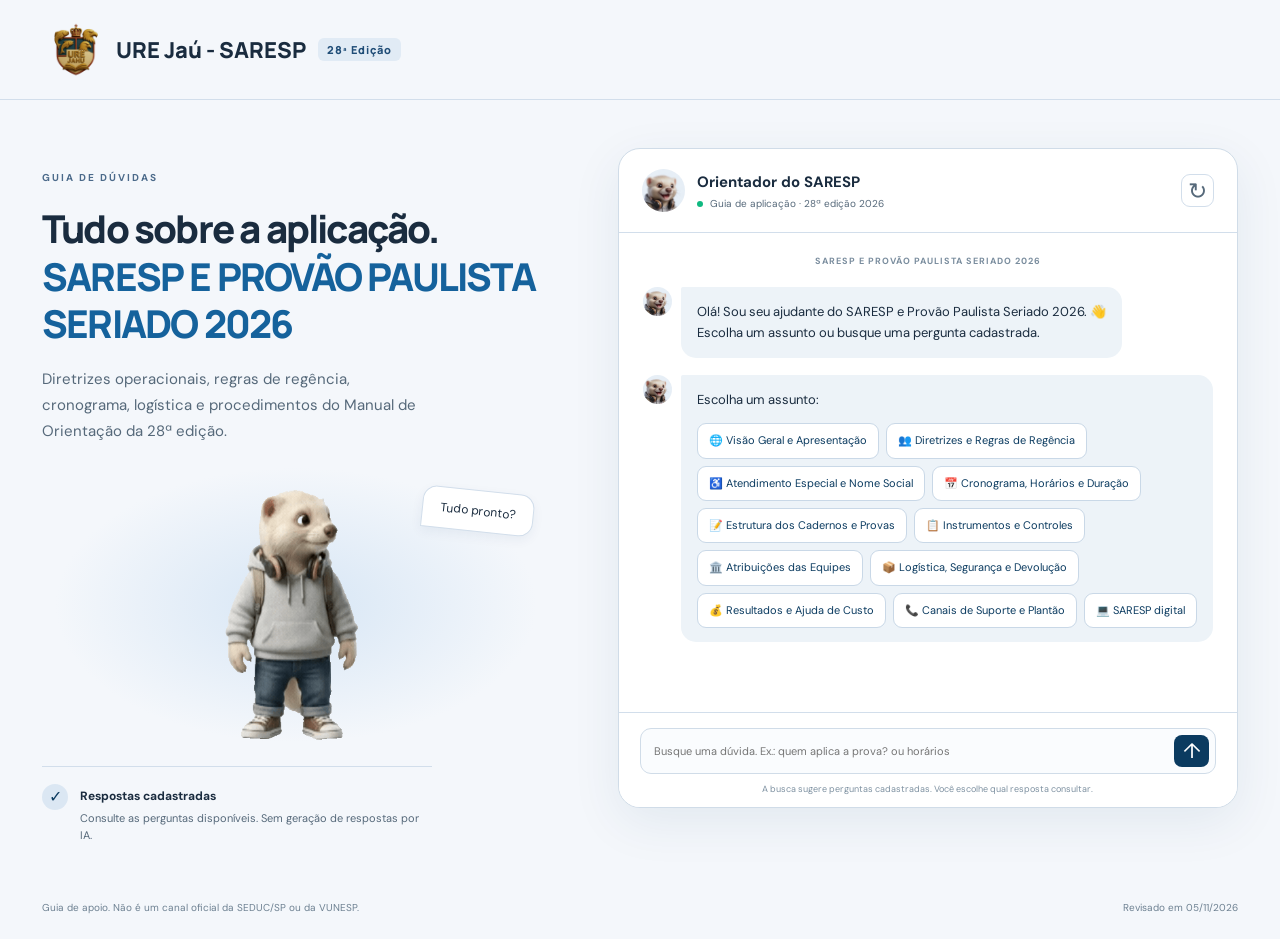
<file: index.html>
<!doctype html>
<html lang="pt-BR">
<head>
  <meta charset="utf-8">
  <meta name="viewport" content="width=device-width, initial-scale=1">
  <meta name="theme-color" content="#0b3b60">
  <title>SARESP 2026 · Guia de dúvidas</title>
  <link rel="stylesheet" href="styles.css">
  <script src="app.js" defer></script>
</head>
<body>
  <header class="topbar"><div class="brand"><img class="ure-logo" src="assets/logo-ure-jau.png" alt="Brasão da URE Jaú" width="56" height="56">URE Jaú - SARESP<span class="edition">28ª Edição</span></div></header>
  <main>
    <aside class="intro">
      <span class="eyebrow">GUIA DE DÚVIDAS</span>
      <h1>Tudo sobre a aplicação.<br><em>SARESP E PROVÃO PAULISTA SERIADO 2026</em></h1>
      <p>Diretrizes operacionais, regras de regência, cronograma, logística e procedimentos do Manual de Orientação da 28ª edição.</p>
      <div class="character"><span class="character-note">Tudo pronto?</span><img src="assets/mascote-animado.gif" alt="Mascote animado da Unidade Regional de Ensino de Jaú" width="240" height="426"></div>
      <div class="trust"><span aria-hidden="true">✓</span><div><strong>Respostas cadastradas</strong><p>Consulte as perguntas disponíveis. Sem geração de respostas por IA.</p></div></div>
    </aside>
    <section class="chat" aria-labelledby="chat-title">
      <header class="chat-header"><div class="avatar"><img src="assets/mascote-estudante.jpg" alt=""></div><div><h2 id="chat-title">Orientador do SARESP</h2><p><span class="dot"></span> Guia de aplicação · 28ª edição 2026</p></div><button id="restart" class="restart" title="Recomeçar conversa" aria-label="Recomeçar conversa">↻</button></header>
      <div id="conversation" class="conversation" role="log" aria-label="Conversa com o orientador" aria-live="polite" aria-relevant="additions"><p class="loading" role="status">Carregando as perguntas…</p></div>
      <div class="composer"><form id="search-form" role="search"><label class="sr-only" for="query">Buscar uma pergunta cadastrada</label><input id="query" name="query" maxlength="160" placeholder="Busque uma dúvida. Ex.: quem aplica a prova? ou horários" autocomplete="off" disabled><button id="send" type="submit" aria-label="Buscar perguntas" disabled>↑</button></form><p>A busca sugere perguntas cadastradas. Você escolhe qual resposta consultar.</p></div>
    </section>
  </main>
  <footer><span>Guia de apoio. Não é um canal oficial da SEDUC/SP ou da VUNESP.</span><span id="review">Base em carregamento</span></footer>
  <noscript>Ative o JavaScript para consultar as perguntas e respostas.</noscript>
</body>
</html>
</file>
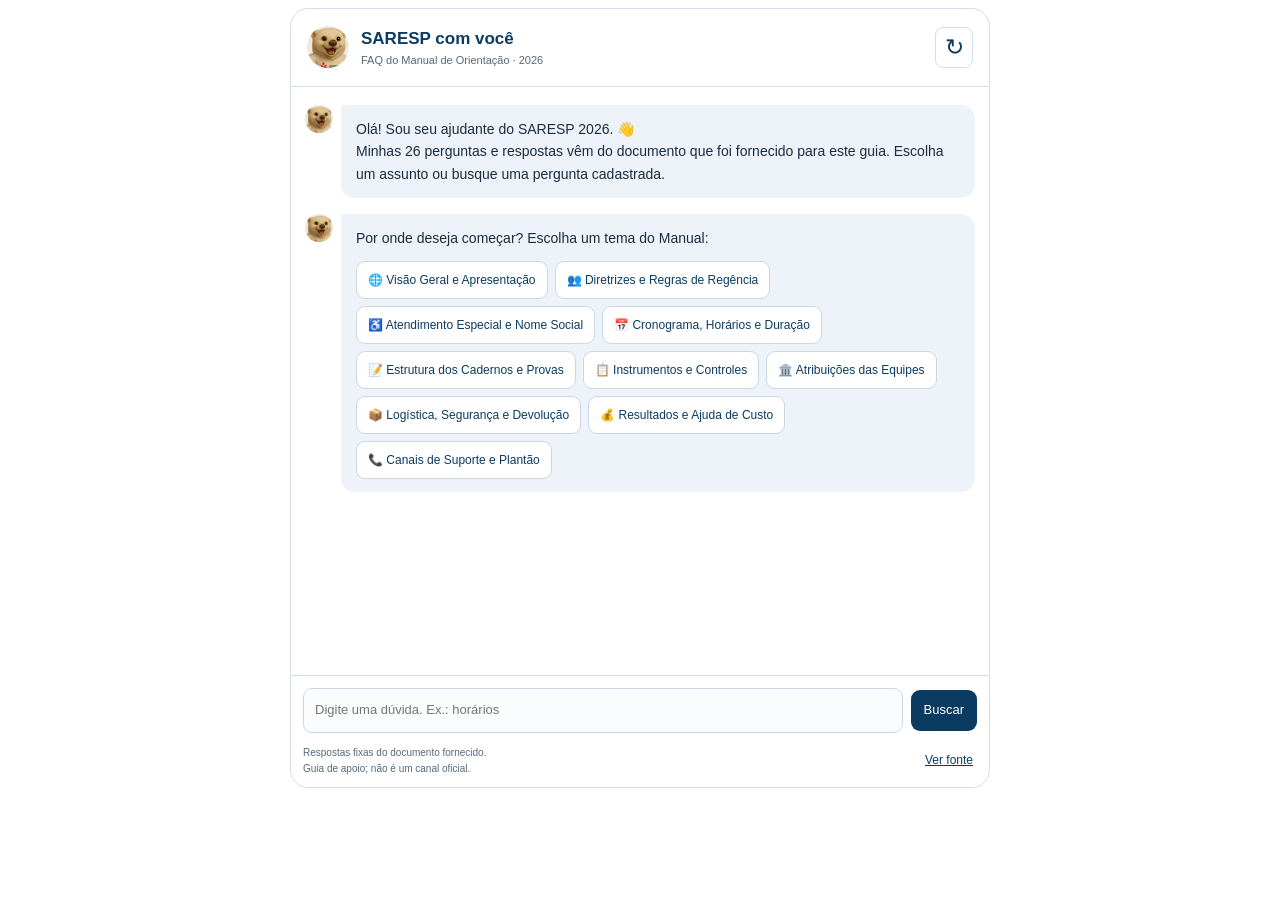
<file: chat-saresp.html>
<!doctype html>
<html lang="pt-BR">
<head>
<meta charset="utf-8">
<meta name="viewport" content="width=device-width,initial-scale=1">
<title>Chat SARESP 2026</title>
</head>
<body>
<!-- Chat em HTML e JavaScript comuns. -->
<div id="saresp-chat">
<style>
#saresp-chat{--sc-blue:#0b3b60;--sc-line:#d2deeb;box-sizing:border-box;display:flex;flex-direction:column;width:100%;max-width:700px;height:720px;height:min(780px,100dvh);min-height:420px;margin:0 auto;border:1px solid var(--sc-line);border-radius:18px;overflow:hidden;background:#fff;color:#1a2c3f;font:14px/1.6 Arial,sans-serif;text-align:left;isolation:isolate;color-scheme:light}
#saresp-chat *{box-sizing:border-box}
#saresp-chat button,#saresp-chat input{font:inherit}
#saresp-chat button{cursor:pointer}
#saresp-chat button:focus-visible,#saresp-chat input:focus-visible,#saresp-chat a:focus-visible{outline:3px solid #e08300;outline-offset:2px}
#saresp-chat .sc-header{display:flex;gap:12px;align-items:center;padding:16px;border-bottom:1px solid var(--sc-line);flex-shrink:0}
#saresp-chat .sc-header strong{font-size:17px;display:block;color:var(--sc-blue)}
#saresp-chat .sc-header small{display:block;font-size:11px;color:#56697a}
#saresp-chat .sc-avatar{display:block;position:relative;overflow:hidden;width:42px;height:42px;border-radius:50%;background:#f1ecdf;flex-shrink:0}
#saresp-chat .sc-avatar img{position:absolute;width:156px;height:104px;max-width:none;left:-54px;top:-5px;mix-blend-mode:multiply}
#saresp-chat .sc-reset{margin-left:auto;background:#fff;color:var(--sc-blue);border:1px solid var(--sc-line);border-radius:8px;min-width:38px;min-height:38px;font-size:23px}
#saresp-chat .sc-log{padding:18px 14px;overflow-y:auto;flex:1;min-height:0;overscroll-behavior:contain;scrollbar-width:thin}
#saresp-chat .sc-message{display:flex;align-items:flex-start;gap:8px;margin-bottom:16px}
#saresp-chat .sc-message .sc-avatar{width:28px;height:28px}
#saresp-chat .sc-message .sc-avatar img{width:108px;height:72px;left:-38px;top:-3px}
#saresp-chat .sc-bubble{min-width:0;max-width:100%;padding:13px 15px;background:#edf3f8;border-radius:3px 14px 14px;white-space:pre-line;overflow-wrap:anywhere}
#saresp-chat .sc-user{justify-content:flex-end}
#saresp-chat .sc-user .sc-bubble{background:var(--sc-blue);color:white;border-radius:14px 3px 14px 14px;max-width:88%}
#saresp-chat .sc-choices{display:flex;gap:7px;flex-wrap:wrap;margin-top:12px;white-space:normal}
#saresp-chat .sc-choice{background:#fff;border:1px solid #c9d8e7;border-radius:9px;color:var(--sc-blue);padding:9px 11px;font-size:12px;line-height:1.5;text-align:left;max-width:100%;overflow-wrap:anywhere}
#saresp-chat .sc-choice:hover{background:#dfebf6}
#saresp-chat .sc-question{width:100%}
#saresp-chat .sc-reference{font-size:11px;color:#56697a;border-top:1px solid var(--sc-line);margin-top:12px;padding-top:8px;white-space:normal}
#saresp-chat .sc-form{display:flex;align-items:center;gap:8px;padding:12px;border-top:1px solid var(--sc-line);flex-shrink:0}
#saresp-chat .sc-field{display:block;min-width:0;flex:1}
#saresp-chat input{width:100%;min-width:0;background:#fafcfe;color:#1a2c3f;border:1px solid #c9d8e7;border-radius:9px;padding:11px;font-size:13px}
#saresp-chat .sc-send{padding:10px 13px;border:0;border-radius:9px;background:var(--sc-blue);color:#fff;font-size:13px}
#saresp-chat .sc-footer{display:flex;justify-content:space-between;align-items:center;gap:10px;padding:0 12px 10px;font-size:10px;color:#56697a;flex-shrink:0}
#saresp-chat .sc-link{background:none;border:0;text-decoration:underline;color:var(--sc-blue);padding:4px;font-size:12px}
#saresp-chat .sc-source{padding:12px 16px;overflow-y:auto;max-height:45%;font-size:12px;background:#f6f9fc;border-top:1px solid var(--sc-line);flex-shrink:0}
#saresp-chat .sc-source[hidden]{display:none}
#saresp-chat .sc-source p{margin:0 0 10px}
#saresp-chat .sc-sr{position:absolute;width:1px;height:1px;overflow:hidden;clip:rect(0,0,0,0)}
#saresp-chat button:disabled,#saresp-chat input:disabled{opacity:.6;cursor:default}
@media(max-width:420px){#saresp-chat{border-radius:10px;font-size:13px}#saresp-chat .sc-header{padding:12px}#saresp-chat .sc-header strong{font-size:15px}#saresp-chat .sc-bubble{padding:11px}#saresp-chat .sc-log{padding:14px 9px}}
</style>
<div class="sc-header">
<span class="sc-avatar"><img src="[data-uri]" alt="Mascote da Unidade Regional de Ensino de Jaú"></span>
<div><strong>SARESP com você</strong><small>FAQ do Manual de Orientação · 2026</small></div>
<button type="button" class="sc-reset" aria-label="Recomeçar conversa">↻</button>
</div>
<div class="sc-log" role="log" aria-label="Conversa com o ajudante" aria-live="polite" aria-relevant="additions">
Carregando as perguntas. Se elas não aparecerem, verifique se o editor permite JavaScript ou incorpore este arquivo por iframe.
</div>
<form class="sc-form" role="search">
<label class="sc-field"><span class="sc-sr">Buscar uma pergunta cadastrada</span><input type="text" maxlength="160" placeholder="Digite uma dúvida. Ex.: horários" autocomplete="off" disabled></label>
<button class="sc-send" type="submit" disabled>Buscar</button>
</form>
<div class="sc-footer"><span>Respostas fixas do documento fornecido.<br>Guia de apoio; não é um canal oficial.</span><button type="button" class="sc-link sc-toggle" aria-expanded="false">Ver fonte</button></div>
<div class="sc-source" hidden>
<p><strong>FAQ do Manual de Orientação do SARESP 2026</strong></p>
<p>As 26 perguntas e respostas reproduzem o Word fornecido. Cada resposta indica seu número no FAQ. Não há geração de respostas por IA nem consulta automática à internet.</p>
<p class="sc-review"></p>
<button type="button" class="sc-link sc-download">Baixar documento-fonte (.docx)</button>
<p>O manual oficial e as orientações atualizadas da SEDUC/SP e da VUNESP prevalecem.</p>
</div>
<noscript>Ative o JavaScript para usar este chat.</noscript>

<script>
(() => {
  'use strict';
  const root = document.getElementById('saresp-chat');
  const find = selector => root.querySelector(selector);
  const log = find('.sc-log');
  const input = find('input');
  const base = {"edition": 2026, "reviewedAt": "2026-11-04", "validUntil": "2027-12-31", "messages": {"welcome": "Olá! Sou seu ajudante do SARESP 2026. 👋\nMinhas 26 perguntas e respostas vêm do documento que foi fornecido para este guia. Escolha um assunto ou busque uma pergunta cadastrada.", "menu": "Por onde deseja começar? Escolha um tema do Manual:", "choose": "Escolha a pergunta que deseja consultar:", "results": "Estas são sugestões de perguntas cadastradas. Escolha a que corresponde à sua dúvida:", "unknown": "Não tenho uma resposta cadastrada para essa dúvida no documento fornecido. Escolha outro assunto ou consulte o FAQ em Ver fontes."}, "categories": [{"id": "visao-geral", "label": "🌐 Visão Geral e Apresentação"}, {"id": "diretrizes", "label": "👥 Diretrizes e Regras de Regência"}, {"id": "atendimento", "label": "♿ Atendimento Especial e Nome Social"}, {"id": "cronograma", "label": "📅 Cronograma, Horários e Duração"}, {"id": "cadernos", "label": "📝 Estrutura dos Cadernos e Provas"}, {"id": "instrumentos", "label": "📋 Instrumentos e Controles"}, {"id": "atribuicoes", "label": "🏛️ Atribuições das Equipes"}, {"id": "logistica", "label": "📦 Logística, Segurança e Devolução"}, {"id": "resultados", "label": "💰 Resultados e Ajuda de Custo"}, {"id": "suporte", "label": "📞 Canais de Suporte e Plantão"}], "sources": {"documento": {"title": "FAQ do Manual de Orientação do SARESP 2026 · documento fornecido", "url": "data/fontes/faq-saresp-2026.docx"}}, "questions": [{"id": "p1-visao-geral-finalidade", "category": "visao-geral", "question": "O que é o SARESP 2026 e qual é a sua finalidade principal?", "answer": "O SARESP 2026 é a 28ª edição do Sistema de Avaliação de Rendimento Escolar do Estado de São Paulo, uma avaliação externa da Educação Básica aplicada desde 1996. Sua finalidade principal é fornecer informações consistentes, periódicas e comparáveis sobre a situação da escolaridade básica na rede pública de ensino paulista, orientando os gestores no monitoramento e na melhoria da qualidade do ensino.", "keywords": ["SARESP 2026", "SEDUC/SP", "avaliação externa", "rendimento escolar", "qualidade do ensino", "histórico"], "source": "documento", "sourceItem": "P1", "sourceSection": "1. Visão Geral e Apresentação do SARESP 2026"}, {"id": "p2-publico-alvo-series", "category": "visao-geral", "question": "Qual é o público-alvo do SARESP 2026 e quais anos/séries são avaliados?", "answer": "O SARESP 2026 abrange estudantes do ensino regular nos períodos da manhã, tarde e noite. A avaliação é censitária para o 5º, 6º, 7º, 8º e 9º anos do Ensino Fundamental (EF), e para a 1ª, 2ª e 3ª séries do Ensino Médio (EM), incluindo o Provão Paulista Seriado e os Itinerários Formativos (gerais e de Formação Técnica/Profissionalizante na 2ª e 3ª séries).", "keywords": ["Público-alvo", "Ensino Fundamental", "Ensino Médio", "Provão Paulista Seriado", "Itinerários Formativos", "avaliação censitária"], "source": "documento", "sourceItem": "P2", "sourceSection": "1. Visão Geral e Apresentação do SARESP 2026"}, {"id": "p3-formatos-impresso-digital", "category": "visao-geral", "question": "Quais formatos de aplicação são utilizados no SARESP 2026 (impresso e digital)?", "answer": "O SARESP 2026 utiliza os formatos impresso e digital, divididos por ano/série:\nFormato Impresso : 5º ano EF, 9º ano EF, e 1ª, 2ª e 3ª séries do EM (no âmbito do Provão Paulista Seriado).\nFormato Digital : 6º, 7º e 8º anos do EF, 3ª série EM da rede estadual (Língua Portuguesa e Matemática), e Itinerários Formativos (2ª e 3ª séries EM).", "keywords": ["Formato impresso", "formato digital", "provas digitais", "5º ano", "9º ano", "Ensino Médio"], "source": "documento", "sourceItem": "P3", "sourceSection": "1. Visão Geral e Apresentação do SARESP 2026"}, {"id": "p4-quem-aplica-provas", "category": "diretrizes", "question": "Quem deve realizar a aplicação das provas em sala de aula?", "answer": "As provas devem ser aplicadas obrigatoriamente por professores de outras escolas, mediante o Plano de Aplicação elaborado pelas Unidades Regionais de Ensino (UREs). Exceções regulamentadas:\nRedes Municipais (5º ano EF) : Podem utilizar professores da própria escola, desde que apliquem em turmas/anos diferentes dos que lecionam e em disciplinas distintas.\nEscolas Particulares e Rede SESI : Podem aplicar com professores da própria unidade, respeitando a troca de turmas e componentes curriculares.\nEscolas do Programa de Ensino Integral (PEI) : A aplicação ocorre preferencialmente por permuta entre professores de outras escolas PEI.", "keywords": ["Aplicadores", "professores aplicadores", "permuta de professores", "Plano de Aplicação", "escolas PEI", "rede municipal"], "source": "documento", "sourceItem": "P4", "sourceSection": "2. Diretrizes de Aplicação e Regras de Regência"}, {"id": "p5-parentesco-eletronicos", "category": "diretrizes", "question": "Quais são as restrições de parentesco e uso de eletrônicos durante a aplicação?", "answer": "É expressamente proibido que membros da equipe de aplicação (aplicadores, fiscais, diretores) tenham vínculo de parentesco com estudantes participantes do Provão Paulista Seriado. Nesses casos, deve ser assinada e arquivada a Declaração de Parentesco. Além disso, é proibido o uso de celulares e aparelhos eletrônicos pelos aplicadores durante a aplicação. Os estudantes do Provão Paulista Seriado devem guardar seus aparelhos eletrônicos em embalagens específicas fornecidas antes do início da prova.", "keywords": ["Grau de parentesco", "Declaração de Parentesco", "proibição de celular", "aparelhos eletrônicos", "integridade do exame"], "source": "documento", "sourceItem": "P5", "sourceSection": "2. Diretrizes de Aplicação e Regras de Regência"}, {"id": "p6-funcionamento-unidade-escolar", "category": "diretrizes", "question": "Como deve ser o funcionamento da unidade escolar nos dias do Provão Paulista Seriado?", "answer": "Nos dias do Provão Paulista Seriado, o atendimento ao público presencial estará suspenso. A circulação na escola é restrita aos estudantes avaliados e à equipe de aplicação. Para garantir o dia letivo e o cumprimento dos 200 dias letivos previstos na legislação, as turmas que não estiverem em avaliação deverão realizar atividades pedagógicas de forma remota.", "keywords": ["Provão Paulista Seriado", "suspensão de atendimento", "circulação restrita", "aulas remotas", "200 dias letivos"], "source": "documento", "sourceItem": "P6", "sourceSection": "2. Diretrizes de Aplicação e Regras de Regência"}, {"id": "p7-atendimento-educacao-especial", "category": "atendimento", "question": "Como é organizado o atendimento aos estudantes elegíveis aos serviços de Educação Especial?", "answer": "Os estudantes elegíveis à Educação Especial recebem recursos e apoios de acessibilidade com base no cadastro atualizado no Sistema de Cadastro de Alunos até a data-base de 17/08/2026. Se houver necessidade de sala extra, o Diretor solicita e o Coordenador de Avaliação valida a abertura via plataforma SIS. Os recursos disponibilizados incluem:\nDeficiência Visual : Provas em Braille ou ampliadas (fonte Verdana, tamanho 24), ledores, lupas e audiodescrição na aplicação digital.\nDeficiência Auditiva / Surdez : Apoio de professor especialista/interlocutor de Libras ou tradutor/intérprete.\nDeficiência Física / Motora : Profissional de apoio para auxílio na transcrição ou manuseio.\nDeficiência Intelectual / TEA : Apoio dos profissionais já habituados à rotina escolar do estudante.\nTempo Adicional : Concessão de 1 hora a mais para a realização das provas.", "keywords": ["Educação Especial", "acessibilidade", "prova em Braille", "prova ampliada", "Libras", "tempo adicional", "sala extra", "SIS"], "source": "documento", "sourceItem": "P7", "sourceSection": "3. Atendimento Especializado e Nome Social"}, {"id": "p8-regra-nome-social", "category": "atendimento", "question": "Qual é a regra para a utilização do Nome Social no SARESP 2026?", "answer": "O Nome Social é assegurado a pessoas travestis e transexuais e constará em todos os materiais de avaliação (listas e folhas de respostas) dos estudantes que realizaram a atualização na SED até a data-base de 17/08/2026. Caso o nome social não conste no material impresso e o estudante solicite, o aplicador deve perguntar respeitosamente como ele deseja ser chamado e proceder com o devido respeito.", "keywords": ["Nome Social", "travesti", "transexual", "inclusão", "data-base 17/08/2026", "respeito à identidade"], "source": "documento", "sourceItem": "P8", "sourceSection": "3. Atendimento Especializado e Nome Social"}, {"id": "p9-cronograma-datas-aplicacao", "category": "cronograma", "question": "Quais são as principais datas do cronograma de aplicação do SARESP 2026?", "answer": "As provas do SARESP 2026 ocorrem entre outubro e dezembro de 2026, divididas por público:\n9º ano EF (Impresso) : 29 e 30/10/2026 (Extra: 02 e 03/12/2026).\n3ª série EM - Provão Paulista (Impresso) : 04 e 05/11/2026 (Extra: 16 e 17/11/2026).\nItinerário Formativo 3ª EM (Digital) : 06/11/2026 (Extra: 04/12/2026).\nItinerário Formativo 2ª EM (Digital) : 09/11/2026 (Extra: 04/12/2026).\n2ª série EM - Provão Paulista (Impresso) : 10 e 11/11/2026 (Extra: 09 e 10/12/2026).\n1ª série EM - Provão Paulista (Impresso) : 12 e 13/11/2026 (Extra: 09 e 10/12/2026).\n6º ano EF (Digital) : 18 e 19/11/2026 (Extra: 02 e 03/12/2026).\n5º ano EF (Impresso) : 23/11/2026 (Extra: 02/12/2026).\n7º ano EF (Digital) : 26 e 27/11/2026 (Extra: 02 e 03/12/2026).\n8º ano EF (Digital) : 30/11 e 01/12/2026 (Extra: 02 e 03/12/2026).", "keywords": ["Cronograma", "datas de prova", "aplicação principal", "aplicação extra", "Ensino Fundamental", "Ensino Médio"], "source": "documento", "sourceItem": "P9", "sourceSection": "4. Cronograma, Horários e Duração das Provas"}, {"id": "p10-duracao-permanencia-sala", "category": "cronograma", "question": "Qual é a duração das provas e o tempo de permanência mínima dos estudantes em sala?", "answer": "A duração e a permanência mínima variam conforme a etapa de ensino:\n5º ano EF : Duração de 3h30min, com intervalo de até 15 minutos; permanência mínima de 1h45min.\n6º ao 9º ano EF : Duração de 4 horas, sem intervalo; permanência mínima de 1h45min.\n2ª e 3ª séries EM (Itinerário Formativo) : Duração de 2 horas, sem intervalo; permanência mínima de 1 hora.\n1ª e 2ª séries EM (Provão Paulista Seriado) : Duração de 4 horas, sem intervalo; permanência mínima de 2 horas.\n3ª série EM (Provão Paulista Seriado) : Duração de 5 horas (inclui Redação), sem intervalo; permanência mínima de 2h30min.", "keywords": ["Duração da prova", "permanência mínima", "horário de aplicação", "intervalo", "Provão Paulista"], "source": "documento", "sourceItem": "P10", "sourceSection": "4. Cronograma, Horários e Duração das Provas"}, {"id": "p11-horarios-portoes-provao", "category": "cronograma", "question": "Quais são os horários de abertura e fechamento dos portões para o Provão Paulista Seriado?", "answer": "Para as provas do Provão Paulista Seriado no período da manhã:\n07h00 : Abertura dos portões para entrada dos estudantes.\n07h00 às 07h45 : Período reservado para lanche/refeição.\n07h45 : Fechamento impreterível dos portões da escola (registrado no Termo de Fechamento dos Portões).\n08h00 : Início formal da aplicação da prova.", "keywords": ["Portões", "fechamento de portões", "07h45", "horário de início", "Termo de Fechamento"], "source": "documento", "sourceItem": "P11", "sourceSection": "4. Cronograma, Horários e Duração das Provas"}, {"id": "p12-cadernos-fundamental", "category": "cadernos", "question": "Como são estruturados os cadernos de prova do 5º e do 9º ano do Ensino Fundamental?", "answer": "5º ano EF (Impresso) : 26 versões de cadernos compostas por 48 itens de múltipla escolha (4 alternativas), sendo 24 de Língua Portuguesa e 24 de Matemática.\n9º ano EF (Impresso) : Caderno I com 48 itens de múltipla escolha (24 LP e 24 MAT); Caderno II com 12 itens de Resposta Construída (06 LP e 06 MAT); Caderno com 40 itens de múltipla escolha abarcando Língua Inglesa (04 itens), Ciências da Natureza (16 itens) e Ciências Humanas (10 de História + 10 de Geografia).", "keywords": ["Cadernos de prova", "5º ano", "9º ano", "múltipla escolha", "resposta construída", "Língua Portuguesa", "Matemática", "Ciências"], "source": "documento", "sourceItem": "P12", "sourceSection": "5. Estrutura dos Cadernos de Prova e Componentes Curriculares"}, {"id": "p13-provao-paulista-ensino-medio", "category": "cadernos", "question": "Como é estruturada a prova do Provão Paulista Seriado (1ª a 3ª série EM)?", "answer": "As provas contêm itens de múltipla escolha com 5 alternativas de resposta (A, B, C, D, E) distribuídas em dois dias de aplicação:\n1º Dia : Linguagens e suas Tecnologias (18 itens de Língua Portuguesa + 6 de Língua Inglesa) e Ciências da Natureza e suas Tecnologias (18 itens na 3ª série) = Total de 48 itens. Na 3ª série EM inclui também 1 prova de Redação dissertativo-argumentativa.\n2º Dia : Matemática e suas Tecnologias (18 itens) e Ciências Humanas e Sociais Aplicadas (História, Geografia, Filosofia e Sociologia) = Total de 42 itens.", "keywords": ["Provão Paulista Seriado", "1º dia", "2º dia", "Redação", "Linguagens", "Matemática", "Ciências da Natureza", "Ciências Humanas"], "source": "documento", "sourceItem": "P13", "sourceSection": "5. Estrutura dos Cadernos de Prova e Componentes Curriculares"}, {"id": "p14-provas-digitais-itinerarios", "category": "cadernos", "question": "O que são avaliado nas provas digitais de Itinerários Formativos da 2ª e 3ª séries do EM?", "answer": "As provas digitais de Itinerários Formativos contêm itens de múltipla escolha com 5 alternativas, focando nas opções de aprofundamento e formação técnica:\nAprofundamento Acadêmico (LGG, CHS, MAT, CNT) : Componentes como Liderança e Oratória, Arte e Mídias Digitais, Programação, Empreendedorismo, Atualidades, Filosofia, Sociologia, Biologia e Química.\nFormação Técnica e Profissional : Cursos de Administração, Agronegócio, Ciência de Dados, Desenvolvimento de Sistemas, Enfermagem, Farmácia, Hospedagem, Logística, Vendas, Meio Ambiente e Eletrônica (com matrizes específicas de 20 a 32 itens).", "keywords": ["Itinerários Formativos", "ensino técnico", "formação profissional", "prova digital", "aprofundamento"], "source": "documento", "sourceItem": "P14", "sourceSection": "5. Estrutura dos Cadernos de Prova e Componentes Curriculares"}, {"id": "p15-documentos-instrumentos-orientacao", "category": "instrumentos", "question": "Quais são os principais documentos e instrumentos de orientação do SARESP 2026?", "answer": "O programa disponibiliza diversos manuais direcionados a cada perfil profissional:\nManual de Orientação : Para escolas e equipes regionais com a visão logística e operacional completa.\nManuais do Aplicador : Versões específicas para 5º/9º ano EF (impresso), 6º ao 8º ano EF e Itinerários (digital), e 1ª a 3ª EM (Provão Paulista).\nManual do Fiscal : Orientações detalhadas para fiscalização externa.\nManual do Agente Vunesp e Apoio Regional : Diretrizes para gestão logística e do sistema SIS.\nVídeo de Orientação Técnica : Recurso audiovisual de apoio aos aplicadores.", "keywords": ["Manuais de orientação", "Manual do Aplicador", "Manual do Fiscal", "suporte pedagógico", "procedimentos"], "source": "documento", "sourceItem": "P15", "sourceSection": "6. Instrumentos de Orientação e Controle Administrativo"}, {"id": "p16-instrumentos-controle-aplicacao", "category": "instrumentos", "question": "Quais instrumentos de controle devem ser preenchidos durante a aplicação?", "answer": "A aplicação exige os seguintes instrumentos de registro e segurança:\nTermo de Compromisso e Sigilo do Aplicador : Assinado pelo aplicador antes de iniciar as provas.\nFormulário de Controle da Aplicação : Preenchido pelo aplicador ao final da prova (em papel no impresso ou direto no SIS na aplicação digital).\nLista de Presença dos Estudantes : Registro físico de presença nas provas impressas.\nTermo de Fechamento dos Portões : Documento assinado pelo Diretor e testemunhas no Provão Paulista.\nFormulário de Observação dos Pais : 2 formulários por escola/dia para registrar opiniões dos responsáveis (exceto no Provão Paulista).\nFormulário do Fiscal : Registro digital no SIS efetuado pelos fiscais externos durante as fiscalizações de sala.", "keywords": ["Instrumentos de controle", "Termo de Sigilo", "Formulário de Controle", "Lista de Presença", "Formulário dos Pais", "Formulário do Fiscal"], "source": "documento", "sourceItem": "P16", "sourceSection": "6. Instrumentos de Orientação e Controle Administrativo"}, {"id": "p17-atribuicoes-equipe-central", "category": "atribuicoes", "question": "Quais são as atribuições da Equipe Central (SEDUC/SP e VUNESP)?", "answer": "SEDUC/SP (SUPED/DIAVAL) : Define diretrizes pedagógicas, constrói e valida as Matrizes de Referência, valida itens, cadernos de prova, manuais e estabelece os parâmetros dos relatórios.\nFundação VUNESP : Instituição contratada responsável pela logística completa (impressão, empacotamento, transporte, distribuição e recolhimento), operação da plataforma SIS, recrutamento/treinamento de fiscais e processamento óptico das respostas e redações.", "keywords": ["SEDUC/SP", "VUNESP", "SUPED", "DIAVAL", "logística", "Matrizes de Referência", "processamento"], "source": "documento", "sourceItem": "P17", "sourceSection": "7. Atribuições das Equipes (Central, Regional e Local)"}, {"id": "p18-papel-equipe-regional", "category": "atribuicoes", "question": "Qual é o papel da Equipe Regional (Dirigente, Coordenador de Avaliação, Agente Vunesp e Apoio Regional)?", "answer": "A equipe regional gerencia o processo no âmbito da Unidade Regional de Ensino (URE) e município-polo (SME-Polo):\nDirigente Regional de Ensino : Designa coordenadores, convoca aplicadores, assegura o sigilo e apura eventuais irregularidades.\nCoordenador de Avaliação : Elabora o Plano de Aplicação, organiza o recebimento e distribuição de caixas, valida salas extras no SIS e consolida os relatórios regionais.\nAgente Vunesp e Auxiliar : Profissionais da VUNESP que gerenciam a leitura de leitores ópticos/QR Codes, capacitam e alocam fiscais externos, e coordenam a logística regional.\nApoio Regional e Chapas : Auxiliam na movimentação física de caixas e operação do plantão de atendimento da URE.", "keywords": ["Equipe regional", "Dirigente Regional", "Coordenador de Avaliação", "Agente Vunesp", "Apoio Regional", "Chapa", "URE", "SME-Polo"], "source": "documento", "sourceItem": "P18", "sourceSection": "7. Atribuições das Equipes (Central, Regional e Local)"}, {"id": "p19-responsabilidades-diretor-escola", "category": "atribuicoes", "question": "Quais são as responsabilidades do Diretor da Unidade Escolar (Coordenador de Aplicação)?", "answer": "O Diretor da Escola coordena todas as ações na unidade escolar:\nAntes da Prova : Convocação e indicação de aplicadores no SIS, treinamento da equipe escolar, conferência do cadastro de estudantes no SIS, retirada das caixas lacradas na URE, garantia do sigilo do material.\nNo Dia da Prova : Estar na escola com 1 hora de antecedência, recepcionar fiscais e aplicadores externos, entregar pacotes lacrados aos aplicadores, supervisionar o fechamento de portões, cadastrar códigos de folhas de respostas reservas no SIS.\nApós a Prova : Receber os pacotes lacrados devolvidos pelos aplicadores, atestar a presença de fiscais e aplicadores no SIS, recolher formulários dos pais e devolver as caixas organizadas na URE/SME-Polo.", "keywords": ["Diretor de escola", "Coordenador de Aplicação", "atribuições do diretor", "recebimento de materiais", "atesto no SIS"], "source": "documento", "sourceItem": "P19", "sourceSection": "7. Atribuições das Equipes (Central, Regional e Local)"}, {"id": "p20-atribuicoes-aplicador-fiscal", "category": "atribuicoes", "question": "Quais são as atribuições do Professor Aplicador e do Fiscal Externo?", "answer": "Professor Aplicador : Deve chegar 1 hora antes, assinar o Termo de Sigilo, conferir documentos dos alunos, recolher celulares, abrir pacotes lacrados  apenas  dentro da sala na presença dos alunos, manter a ordem, preencher a Lista de Presença e o Formulário de Controle, e lacrar novamente o material ao final da prova.\nFiscal Externo (VUNESP) : Profissional contratado sem vínculo com as redes de ensino avaliadas. Deve inspecionar a escola e salas (no mínimo 3 ingressos durante o Provão Paulista), verificar a integridade dos lacres e registrar observações no Formulário do Fiscal via SIS.", "keywords": ["Professor Aplicador", "Fiscal Vunesp", "regras de sala", "abertura de pacote", "lacre", "fiscalização"], "source": "documento", "sourceItem": "P20", "sourceSection": "7. Atribuições das Equipes (Central, Regional e Local)"}, {"id": "p21-embalagens-identificacao-caixas", "category": "logistica", "question": "Como são embaladas e identificadas as caixas e pacotes de provas?", "answer": "As provas e materiais são acondicionados em caixas de papelão lacradas, identificadas por etiquetas de cor e letras indicando a rede de ensino:\nLetra \"E\" : Rede Estadual.\nLetra \"M\" : Rede Municipal.\nLetra \"P\" : Rede Particular.\nLetra \"S\" : Rede Paula Souza (ETEC). Dentro das caixas, os cadernos e folhas de respostas estão empacotados em sacos plásticos opacos Coex com dupla fita de lacre, acompanhados de Folha de Rosto colorida no bolso transparente externo para identificação do ano/série.", "keywords": ["Embalagem", "saco plástico Coex", "fita de lacre", "identificação por rede", "Folha de Rosto", "caixas de prova"], "source": "documento", "sourceItem": "P21", "sourceSection": "8. Logística, Segurança e Devolução dos Materiais"}, {"id": "p22-regras-seguranca-pacotes", "category": "logistica", "question": "Quais são as regras de segurança para a circulação dos pacotes de prova na escola?", "answer": "Os pacotes contendo os cadernos de prova e folhas de respostas devem ser entregues lacrados aos aplicadores e  somente podem ser abertos dentro da sala de aula, na presença dos estudantes . Ao término da aplicação, os materiais devem ser imediatamente acondicionados e lacrados pelo aplicador dentro da sala. É expressamente proibido que pacotes circulem abertos em qualquer dependência da unidade escolar.", "keywords": ["Regras de segurança", "pacotes lacrados", "abertura em sala", "sigilo das provas", "proibição de circulação aberta"], "source": "documento", "sourceItem": "P22", "sourceSection": "8. Logística, Segurança e Devolução dos Materiais"}, {"id": "p23-controle-leitura-qr-code", "category": "logistica", "question": "Como funciona o controle de entrega e devolução por leitura óptica de QR Code?", "answer": "Toda a movimentação das caixas e pacotes entre a VUNESP, UREs/SMEs-Polo e Escolas é controlada eletronicamente via aplicativo móvel e leitura óptica de leitores de código de barras e QR Codes impressos nas Folhas de Rosto dos pacotes. As folhas de rosto e QR Codes devem ser preservados sem rasuras para garantir a rastreabilidade integral dos instrumentos.", "keywords": ["Leitura óptica", "QR Code", "controle logístico", "rastreabilidade", "código de barras", "aplicativo móvel"], "source": "documento", "sourceItem": "P23", "sourceSection": "8. Logística, Segurança e Devolução dos Materiais"}, {"id": "p24-processamento-resultados-divulgacao", "category": "resultados", "question": "Como são processadas as provas e quando são divulgados os resultados do SARESP 2026?", "answer": "As Folhas de Respostas e Formulários são processados pela Fundação VUNESP por meio de leitura óptica e reconhecimento de imagem, enquanto as Redações da 3ª série EM são corrigidas por banca especialista. A divulgação dos resultados ocorre em etapas a partir de  Fevereiro e Março de 2027 :\nFevereiro/2027 : Listagens individuais do Provão Paulista Seriado e Boletins de Resultados de cada escola no site da SEDUC/SP.\nMarço/2027 : Divulgação do Sumário Executivo, Relatório do SARESP e Devolutivas Pedagógicas.", "keywords": ["Processamento de provas", "leitura óptica", "correção de redação", "Boletim de Resultados", "Sumário Executivo", "divulgação"], "source": "documento", "sourceItem": "P24", "sourceSection": "9. Processamento dos Resultados, Divulgação e Ajuda de Custo"}, {"id": "p25-ajuda-custo-prazos-condicoes", "category": "resultados", "question": "Quais são os prazos e condições para o pagamento da ajuda de custo das equipes?", "answer": "O pagamento da ajuda de custo aos aplicadores, fiscais, chapas e apoios é realizado diretamente em conta bancária cadastrada no Portal do Colaborador VUNESP, condicionado ao atesto de presença realizado pelo Diretor no SIS:\nAtesto até 23/11/2026 : Pagamento em  08/12/2026 .\nAtesto até 23/12/2026 : Pagamento em  08/01/2027 .\nAtesto até 22/01/2027 : Pagamento em  11/02/2027 .  Nota : O prazo limite final impreterível para lançamento de atesto no SIS é 22/01/2027.", "keywords": ["Ajuda de custo", "pagamento", "atesto de presença", "SIS", "Portal do Colaborador VUNESP", "cronograma financeiro"], "source": "documento", "sourceItem": "P25", "sourceSection": "9. Processamento dos Resultados, Divulgação e Ajuda de Custo"}, {"id": "p26-canais-suporte-comunicacao", "category": "suporte", "question": "Quais são os canais de atendimento e suporte oferecidos para tirar dúvidas durante a aplicação?", "answer": "A VUNESP e a SEDUC disponibilizam canais centrais e plantões dedicados:\nCentral de Atendimento VUNESP : Telefone (11) 3874-6300 | E-mail: infosaresp@vunesp.com.br.\nPlantão Logístico VUNESP : Telefone (11) 99330-4111 | E-mail: logistica@vunesp.com.br.\nPlantão nas UREs/SMEs-Polo : Atendimento presencial e telefônico conduzido pelo Dirigente e Coordenador de Avaliação durante todo o período de prova nos três turnos (manhã, tarde e noite).", "keywords": ["Suporte", "canais de atendimento", "plantão logístico", "VUNESP", "telefone de contato", "dúvidas operacionais"], "source": "documento", "sourceItem": "P26", "sourceSection": "10. Canais de Suporte e Comunicação"}], "documentBase64": "UEsDBBQACAgIAOIzZF0AAAAAAAAAAAAAAAASAAAAd29yZC9udW1iZXJpbmcueG1s7dxNbttGFAfwE/QOBgEubXJGEvWByFkkSJGiKAo0PcCIpCXC/MKQku0zdNFdu+3ZepKMKIm2ZeuZw5gcLf4rJSTfox7zD38YQJgPH++T+GITyiLK0rnFrlzrIkz9LIjS5dz689uXy4l1UZQiDUScpeHceggL6+P1Tx/uZuk6WYRSXXehWqTFLPHn1qos85njFP4qTERxleVhqk7eZDIRpfqrXDqJkLfr/NLPklyU0SKKo/LB4a7rWfs22dxay3S2b3GZRL7Miuym3JbMspubyA/[base64]/Nsw+CTSjajDHCwbxfmoUxCJpRTJY0gLrX9Z5h7F5Y+VyMPHbssf6/azzNb5Y9yHbbo9+R/IRnoN+IsGnl6DycsGfnjfroejKp/2iQK9Pl7dJzq8D5o1KEVxW2w7TJ1g/xasDtX/BV6+lF/to/64rd224q56IQu/eiFb1woYsShKqQ78tk4unv3tq5qSVZfEm1iditTH3HKrI8oqWapjGxFvL3Kud1J9SeqDi3Uch+XujCr8Ft7Xp/7/9+/6+C/+4Wgc3uwvz3+X248oDdS57eG5NeZKzLvZSqTLisyB526vdeqL5e5jfeiWKkb3V1SnnOpux8Ow9xjmL91h2HDYyTT8Hab55z/daTjzOplmYCRofDLpZJqhkaSpL9/JNCMjSRsOunkLeEaSNnK7eQuMjSRtNO7mLTAxkjRv+F5vAecZqW96y+EtvIW38Bbewlt427m3A3gLb+EtvIW38Bbedu7tsLW3QehHiYhffQI2u3rlCchouTpbcd8Yx+b6E5lm9+2R7IH+VKb5bTSVPWwxmGGJmw5mj/RnM+2yxmy2pz+eaaj1xrPH+hOaxlt7QnvSYkjDprcZ0p7qz2lM+xFW11hdY3WN1TVW11hdY3XdubcevIW38Bbewlt4C28793YMb+EtvIW38BbewtvOvZ3AW3gLb+EtvIW38LZzb6f4tVajcfBrrXPhF7/Wwq+1zg1q/FoLv9bSmNOY9szF8hrLayyvsbzG8hrLayyvuwcXu2sBXIALcAEuwAW4PYCL7bUALsAFuAAX4ALcHsDF/[base64]/gYqcpgAtwAS7ABbgAtwdwsdMUwAW4ABfgAlyA2wO42GkK4AJcgAtwAS7A7QFc7DQFcAEuwAW4ABfg9gBu+52mgtCPEhG/[base64]/eLlVIBYVKCiOiwqisMCIsjEoLI+LCqLwwIjCMSgwjIsOozDAiNIxKDSNiw6jcMCI4jEoOJ5LDqeRwIjmcfMdQLxkqOZxIDqeSw4nkcCo5nEgOp5LDieRwKjmcSA6nksOJ5HAqOZxIDn+WnN3nIpRKruvvUEsHCAEfX4/EBQAASOYAAFBLAwQUAAgICADiM2RdAAAAAAAAAAAAAAAAEQAAAHdvcmQvc2V0dGluZ3MueG1spZZLktowEIZPkDtQ2oMfA2RCjZlFpiZZZFaQA8iSbKvQqyQZD7ePZFs2j1TKkBXS391fy0275ZfXT85mR6INlSIDySIGMyKQxFSUGfi9f58/g5mxUGDIpCAZOBEDXrdfXpqNIdY6LzNzBGE2HGWgslZtosiginBoFlIR4YyF1Bxat9VlxKE+1GqOJFfQ0pwyak9RGsdr0GNkBmotNj1izinS0sjC+pCNLAqKSP8TIvSUvF3Im0Q1J8K2GSNNmDuDFKaiygQaf5TmjFWAHP/1EEfOgl+jpmTDGjau0Jx1iRqpsdISEWOc+tYZB2ISTyigRwwRU45wmTOchEMqBoxvjivQkHvhcvdFa1Hjg4y1MGzKQTrTL5prqE+3p4AP1PM8XtFJXXxFcFG21kNDPoJAFdQ2ANgjBCbRgeDvUBzh0My4nNTOVyRMYakhH5vU3PXPJvFVu+wqqMhIK/+P9kPLWo3tvnyEdvYGJqv7AOkNYH0f4PkWgMjnY4zIRZ5zKL6Psx44NMyDaQALzcF4wrcI91OwlYZX4HYo/[base64]//7wsHkniAxgOyhqRk6Pw5Gn3ZdtkhTXBJ1FufKZZTqoQXEapZ5XQ4JfWCRODhUUNIX5iSTXgvnYLZrWDIF+lkuFI12m6IR3G5qRGk3WIhZYMrbdFaCWZLQrJRPfoFTgl71nybFmthQmnjBSFijVY4yvpfE/Tc2kxWPWQw0eTOGjV/9e4Kdk4QhP3QqtzosYid2iZ8D6OPp+DA3GVTljAFjEoppTwf86+Eg3SDJjWGVegIfcy5u4W7YQaJzKuhVdTCjmHfslXBDzeVgEz1vNS7+QkF18RoirUOBhyDoJVgKEHqDkEZdle8B9gDjCYmZeT7HxF4hJKBD2a1N+1s6v0yi6/K3BipJWfo/1EW7vR7g9zaBcncPX1PsD6BrC5D/B4C2DibR6DRuUlR/L7OJuBI/t+MA0QwO99S/hGedcFT0PDEbhtyu9y4murbVHrNDZkYKeGTHbd5ZI0mQEdO8t3lKAI3W1pd+vs/gFQSwcIoGOcdbcBAAC3BgAAUEsDBBQACAgIAOIzZF0AAAAAAAAAAAAAAAAPAAAAd29yZC9zdHlsZXMueG1s3Zdbb6M4FMc/wXyHiPcWQi6TjSYd9aLurjQzu5rpPq8MGLBibMs2STOffmxjCAESERJp220fgo99fj78z/GFT59fMzzaQC4QJStnfOs5I0hCGiGSrJx/Xp5vFs5ISEAigCmBK2cHhfP57sOn7VLIHYZipPyJWGbhykmlZEvXFWEKMyBuKYNEdcaUZ0CqJk/cDPB1zm5CmjEgUYAwkjvX97y5YzF05eScLC3iJkMhp4LGUrssaRyjENqf0oP3mbdweaJhnkEizYwuh1jFQIlIERMlLRtKU51pCdmceolNhstxW9ZntoiDrUpGhouJtpRHjNMQCqGsT0VnRRx7PQTUiMqjTwiHc5aRZACRCqNLowGq5r5Vc1vRDGr/InstBO4TSNH1BQUc8F07CjBAz7o/Q72quEFQXjLnVUEOQYQp4LIE4CEETMM1jB4B2YCqmKOkVzk3SBECCQfZvkjFWZkde41y+ZECBve05DLa75zmbF/u0yG02gocz84D+C3A/DzAog0I4eswhqs86xwUnceZVxxU7gf9ABKItdCE39zI7oLGVC2B9qbcyVGP2lejfE9tyCA0G7Jzp04XBX6CMcixFLrJ/+a2aVvm55kq79F2CUSI0Mq55wgoZbfLUNQaEAh5LxComdJ7IqrxrkaJn8q8AWoX8v3S8iiaNgxIUtqY/Pfhuza7Nh63GSVrtgyWgRAZCkZ60/Q/zh3b+J5jZQC5pBbLLLYOclvSmHNYIeSOKXcJAgw10Zj/VCXxoi3f9II37x4VruqsNzoTkMHyleojzfvKABdRq4dHiPFXULQoUy7q6Bh7nr4wlHNHr8DqBGN5ekRApaTZ6TEcJelJjHsYmFsF7NrXb8vDANfbG0sPJOqlDqmEORf/BwT6PtVGpkXHaGxFAQJGf5Gyt54JAl9ll91W1RpC9q02xAK1+YuqLNGwM5DAB7Xe1g9QnQRVOJ6t/KpEQSyhWstj32gfmMErZ+p5p0u2WqD7VTX12quqsNWWzxBR/aOi+u9K1Mm8r6hBgxzsFfWam9mkYzMrbBfKPjkq++Rty744VN2/nuohxZRXtT3R/62zZdFxtiyukI7p0XRM31M6/EXfdByIPTd/LbGnHWJPryD27KjYs3cl9vSaYh+9NV0o9vyo2PP/[base64]/qPDDCTk2LBG8y7N75rAlqtsRVltj2f16oggUybIBFFUAaFlxfmD/xfSehwl3hJ48+6Ufmz92MuuCCyX6glFL5SEnJtoUCBRA1MqslVl5+c+/XMYRWTKZcpF898jfbz0iLAlEyJPZd49evzp5MnxE0owmIY1Ewr579J6lj/7y5//1n++ehiLIY5ZkBEZI0qdx8N2jeZYtnh4cpMGcxTTdFwuWwJdTIWOawZ9ydhBT+TZfPAlEvKAZn/CIZ+8P2q1W/5EZRnz3KJfJUzPEk5gHUqRimuElT8V0ygNm/rFXyC+5r77k2DyyuuOBZBE8g0jSOV+kdrS46Wjw5dwOsvzUj1jGkT3v3eJL7hZK+g6mI470jd4JGS6kCFiawtFj/WUxot/6gheIQxRXfMkj1O9pnySmPCmGQXCsDVTcex/ubV6aGqr8IeW7SKMveRD91XM+kVS+v/kUtMH7rF6/[base64]/x3Qd49heUpfPndo5b53yNz6JhFNw+e3Tz08phNaR5lt3xzJmsH/e7TBZX0WVgc9dXDLM6k+uc8ex8xuHZJ4c4/MorrZOfRAX4nzyT8e1CcOxHiLS535xmINlwSiOiEyxQf4pH+8zkt/kpoDPrz/16+aXeDi9m7QXLVwcM4oS09vB1unIT1L+SnXsYtL63+k82Tq3+yyP4yNfRB8Y1a45+mCxrAQy4kS5lcskd/Phn9lYSCnNIkpxEJGXkhOcwmXf1j9XeB35yPXo7PzwhMbh9Hy/SY+iU5MLXt6tSuT9/DvdYXhNTe1h0+y8Q+iW9AdZSuHfnqpz3naQYCjtM/gsu4nX1GXrIk5CjegoxTgDuViIkxsMlQfX+O553B5AmyV0HK4z/qx3/1TyMEdNeMktXfSJpT0h7+/ithIdc/EFSXIIIsJE8CvgD88yTNZK5/L/w6WnkZ7DJjMoF3RMk4zANz9PvVLykPKFnAK4CXSPfJOKITIfH1LICbknMWSAbag69fufk1jo9fHx2cnz0mLIZxZcDwYnhUQslJDiReX//z65/gbXukkFBgAwkLGMGlP1l9TDMeiBR+Gwt4ih9AbojQwi3JQkSraziDwher3yaR+sTgFU3g7XM4Ae/[base64]/BAyHJXNSuLqfJU7duyNO0ze9znS58OVkNrfEyd9EnPyHJk7+PvmZpwjhH0AoI5jPkfryG+JOvc/Obu/uZje+6CXv/eWb9mI2sLPb3jS77Yee3TP/KXlBQNDJ6gOpTSRM9AUqMjhOFaWY8oRqBV0Sib+4ON39e1kp/4Clw2pPd1YHBEcVEwoMdW6J4n8HtNojOYzw5USULpDLhXjTFAbyDw/7++R8A0zxuQ1tlMB91XpneF8AzAMfHxc64CTAQVcfQ8MSledXrn5ZMqAhqZhIhqLAs9z+QFjd9K/S95uYZ4OHlgzvbxgn/lIGt0lEwZ89S1FxPQUWNGNpJuC9EzgnFgmHP6h+bwyHi1k0F4Zbo1Tq+8Glelgn19RBVQyTPNYfeLSsg1B99yy0x9o9g8zyCqUtIzaFpxi01QPMaTJTTv9Ov1Vobvwnt8MkImFViH8bCqDOlFxSAxUl4BFruXm3ySuS/[base64]//+aRPv5ngP8Z/v4bXH8I/0VQKkai763cTqi5ANl74xOweZkeghL/91890kbiQzrwXwvk8trT1YeQC7jsFC4D3hHlXK3t5EyKpaU5uPSTc3R04Q/Ghf9ZxhP4lfC08MeJMsT5Ej7uzcDa4shC4MeeGMICo7xafQgS4BQHMOyUp7gVDr/+Ct8iEoUbT/jYSdU6asYNOjtu4CA3OKuqf+8WWfLqMuJtFAlvkzjUmUZFwp1E9/f3SRymvfa8fXE47SWHxTZcdxNx6D44cego4gCKzTgdU7X/oIw5PbmKGuQZR6WGmj+p04k9HuNoKarPkM84wOuxk/zhaMcf/[base64]/fcwYK4qWSXjlvrglFAtQxyqyAf/mYJUYLV+o+DVLx0XQ+q373Ovut8L+5YAuB2HnrbVOepusk95DWyftfVDENmpFbWdVDBPczVJRLGpfa7b6NQk4dXGCPx8Feofm5+X7aTt7N22nWbdnJ7i/aYL7Dz3BZ100P1kMc7jEwCPlOgPToGaBhhgspiUdzkxBYSkbNY+oi4amfz+RoVtiaI6KqUeEwOwzWWw1p0RMJJ/BigAcHD1bTNmVcP4U1wupVYbIM1QSeucLloiYhVx5Z4HFR2gFrKuVWhxlSl4nJggOdIyNgGN2Wdl7/XKcPt4n48uAmQ1s7S9XjjZ4RBdNW7/TzNs72GKa9JIhBE7zhGMAA2BgrzQoHQo6fgoUPwQxMR6ZNWGg8Ofq4wI3YrQ4eCZaA+ONUKouUBXD/7MciFZ6oE0MPmWSmU2hVJ0aMRULCqfiySFP4Z1EPFFMLAUrInMzZNfv7nD/9eHESm2SM2AgPMCNQJYq5oXBQuPzZ+5BX68OUgWub0J/rnW6p0KdGddRP5RkUujgII1/E3EE86bQH+RS2lfgJLx7O3g3hbd27WHmIq2s7s9g3mcYY7t3Nn7mlJYf1QiyCISUGF7HlKoGMyiq0CEm4zwDjZ9k6pxPkCMCP9NJZPeb+XXaW4xsd/06mmyHCEGvhkda+8LANqxh1ruVs3tVAHva+RkbqhY5CejBfboE3vfZtPPOl3IQX1mXwGCTS2Dw4C6Bnt2R1kFpaFGlmeTGvApVBJBakQP0AeWpQgOLWCZX/0xU7lmYS2Xh1dwITvoKhjtfwd0pltV/EXapfMXWGyAFn3BY29FoiVk8kTpyjV3kfMHWAx32avpnClaNcimrtDk89phkLJmD1bNcXScBpkzWsYiEsxJBt1CMGTSQjafbtHe4T36CR0aCSVOMrFGuMOXnwJoFOmWLSnjkJX6m5JgFwEHLmP6z4hH2yShafVAWGbrLVx/KNyCsoAQsKlg8xaeP5pj0VxWfBYtETRvfLlD75EW6FjK4MbROO29mOZUhUPOU5emmmysDdAKL14wlOPyCBavrqUoA0BkDHB0/xR15sroGY1Sze7F0Mv7IP2xGX4Y7+uIgfflB0rwu+d4nRNIzIlh8ZeTP24B/DFVFo6OMzb8EZeYkqkf3yWE6w4F8d9W/uph0i32r4SYOM3xwDtN/So4wx7/Q5YJM80R7zXSSf+GEsDkZRDvb6CcVqZMk5vsdibk79fLTF6AAiy/QrMzqoWXKB9G5wOgCUPEfcvULSXNYRZMU6QEJuEQXllZHifUDI1XQLBtuQkVtWS+yQoAwrP52O3faR41HyYwiTeCIdvgJBNQaX6qwehLk8UKap8Wh2q2W/pX6HFUuYgk/EeNL8cIZTyNr28FZxh+HNC5RezQpXMWkdlZXI5FR3iR+KLcSMww6VBs41ZIS+ANUOAGcGYvMTd5w1Myht+MNLvKGzcJs5NMQhIpge3VxtRLqqb3v1CAXKMO6NDkJ5uPP0oU7DHN5m75//zbyh61OK7J04XATXTh8aLrQAc2cVTOzwejhVAfcg/r8ScSMnAs85OLEju+TBwZv5Lus9Yb239F3dmL9jVXO7DcPyAQHhgliYqac0URP6vr6XVtxwR6Yra5Vkjt+gyOB/aAzMyqZ9xYmTnLCkx0nvLul48UmeAAfuwUQsDAEbALMCP7NZSq0q0dwk9ujamHa2k7KazWhKaZvqhJCsMQgOHOrfpJaOYkjewY64KMcTRaaqSIUIc3oEzUQVn8YHLSGWJcRa0AwMhc50DKC5R7g1tqyZTqQi11mEosv6Dg/[base64]/JLKypB+jblJEI8kwrdFWLO0VJgFUgxKN4yuqDhFEzJ72e7fYOvv8KfE9W16ok0wE5FVhTySX0Vis4aAcXolnXm8gvV9cRV4oWoJqUmhewC5o6T5mb2SXtZrG+O7wavGIIWMQC5MOA2VfjkUuANepWuU8L6IJZ8Gb1C5nTCRZGwy/BSpAi44W3V9V8KwwKJ1HbLFJ3m1H7isULQUYhV5tMTlHfI5Gg4Wf8mz6Yg6qCT4xQNdV8jLt+Pd/HSWw2C7PdZmy665S/xXvirXlITJZpxXKzR6z15hkeC1abEkJqhdCr+TjQIeEinvv36b+V8eBwPs+WuZRp4b/dXGz5wastnw3LwnpUl023Osvk2BRVVytu+rUiOS56aNuDnYf2Dj20tdlHrKQpm+UqjRAAg6YwbmNLUH9ppqrIKSuCXea6phxWvdWb9Zh9pSrswf9jmuEeoc44rG5z7ylzGi+cimiud7OleS3pY8UIKw5j3Da3++EUuzlY927hOzofH3/[base64]/SOVdWrqhXzNTZmrFJyBR5lk+kKpPIrlSKCgJHLw2mXiLV9RJtiKeT+9XNQhW3uX5wWYSQ7NmCiU7lGLcPsepb68BvHehKr2P0YzwlrTYcb3UO/LY67mQluHaz6p3bjMd6DcEnN+NV3URpq4to7B34fh2lPnY6AJ5tjruJ0mYFOrcZpZUilWWNSlWbEou1mqqdbgG0fwObra7byrNZGc0dLNdh2XYZloffGiw7zWIitxmW7W9zTfdbuHb7NwGKjBToqNMobRbfuM0o9b9RlKId5He+TZQ2C2PcZpT2K/a6iwu6P0TY3bKqfwPmeqdZlOI2w7HnvPvoFs3YdhuFzaIOtxmFA8eVoup32R58m0qxWaDhNsNx6Dgc0ZvuI/J8i7xvC5HN6nBuMyLdjV2pBiuY7Wumdyy92r510bS9ftgEtX62uaSTOL7X8ptRdOEvoreT6Gq6wMMqnGFjR0j/4VtC+q1qzGtYC16xfTiIMMHOoQrei2liEmbi1XXCMfphraaBbtzhYthDZ1eE8y7DHiqAYSr29RZwLCl27MDQUczVx9NYRhcqZEZ3nXYxxqHTrIxju7XFy19ppbqE0Uo8HiOdeacV88RTIcQqQRkGM5WYQAH6PQLf5plI/[base64]/4F2iz3y/lpol0mLidea0rRDJyJRh7nBRhnwhZKa6CqmU/m+r7H63tXNb3p1OUfXraTVla2MvmwQ7A8vVtQiVAsI6jau/u+iw7DYLRfS3edVrDeatlkvAHFnldVNfYQIhtoSqb7W4uH51m4Ub7pBIVn9LCXzq9lzC5JlVf/qg6pWOgIxoEszZAbYh1dURncRis1jDbceiWwg8KXmcKjaTISKXLKprybDob7MnsaVMJs36/QqsBWUUnNT54Jm50snom26z8MTtBu7QseX8melXqGrUR4jQWo0Ih7sYdpuFI241/Nz1oVhN59VMYlboTk+zjroLxTTb9G7Tn05C9vOlDe+wYFHn7SJKL4PefMbK1jT9jW6T/kO7TXr7ZAxLYl5YF0c0ZDLRPpMzXfMSe9csQPRUDNdRLiUPdPdYF2f7XqP6LjqLxaQzhcnu+8Vsb+yq7T98W22/bToRpaaDnp55U2owqMy9rm4KTAmjd1QTUhsKAR9vBnw66RzbxfTd3WLh4vw2bKm8zVWY3c8Y65Mlk6k23VipkgJcg1S9UyyD1R0SnmFvcDglXv0WZXwRGTtvDoZel9AIrMEEo15oqnYvkxD76Kh+I6vrZJZTxX7yWc5SXOL0V6c0Y/Hqlwy4uJNUplkc31YD3vkKW4ZwkWcq9vQzwAaYPj/TcD0dvXr8p/JqfbnfLi+3iwiW3seFfnUNluVeq69HgH/rI6i7tz51dzqhMqAoSFaEniWzCOVnr9XVF4KoHZmuGcrz8hMFesGu4Ay/b85APlmc8mMe0wQjDvwW3vNHnmarj5JT8h9EH/mBYXrKlFM3vTHN4hW3WiDdNYeP1umvR8xy6Vny690UC68ouq2rYGtB825ZZrzq+lIRFCeRfXSfdtTwffw2ai3z90nSKuyo4UY7avjwdlSn7OhaWlHYEKCwmzZuHe9huCMltWixx07aT8c7++nutEtZChbURLb6Nf7UUouLca9GYqvV/cneyCPfgwbxyLFHxo+xq2km+URpHpVmFwqsR8z1ZRXnspNmXLO4PN0WZEsXUR+Wo2PuFL6fc1zuZghpRtIcoPeKBYmIxIwrglchtrdYYP9B+tVvDLGsk8Uqn/zkLZKqdn1MviOvRKa7+Vl6vQ8j1TUwMTGvGY0nqw/ApK0mZ2UYLMoZ/OBMJVM8oXKWK+cXyqeTa3izEo5bLVht9wSrQho/CfvbLSvTmgKWg5HutoKXFHaWVxpYHjnhkUgFfDQX6TvU5cfYly7CvdesNORWw91dY2wTffYIrn0h4rVtPxQK2qusQpusreoy4t0UGCeR7d+nMTbgg/QiuGpNBvO3hTF2uNEYO3x4Y6yLvbewwZVuyrHEHlkY41MJ5VV1gHQPrUpqZFrmRipc3MylxM2uUxeNs157Z5z9EcbZlyClkQHnkanQ3lPEpViAwjJ7HBQb99qtVKH6ucGtNOPMVh+CBBSYi4Zbr2EQZXeLF9xRfa5HQMgASTwQZO/5Dz/AevTjuYeOefj00yu39ikqQSCqH99zHjJJk9U/kC++kNQyypHMGBw5XV0rB8SxESiVZKVKTZmleoy7MSwJWSgkT2M4MlItCbHzWVpho16FjHrke/MJ7vDXfHUdO7pV12sYp7nNsnFSqr1XRu0RFYRku5q71dA6l6neKxiFMU9UYLFB9mgmYQJmq48qTs5STDz1GENtPHIM4yRLES15EXN3DgOwGJeJcTLFPMYZi0EIqAQGG3DVSy5dAM9Vh5+L2eo61cT2ZxAhvOyUcdAn8YSrjpmMjCOWydU/1Vvcw+UIVi/Jr7AMFzY5Xl1P4ZtU95lCd7Sx7JzcZ+s1DDvdZmly17TbQKs8U/bLch7hVYnQoqIGbO9tzdVUTcLqquokgu81CpUHaeYv6FyGhxfWhGu3Nplw9puHA0V/nzxTW6dq/pRSeiFRkRU15I6AcksRVZUtgsbFmb7XCNQ3h4ukzedy0G0Xxnp7Yyt1+81DGuu99TTtagdNEVgIYKB5HRGiigj3G2n2dtGnd7hmvECVb1qqcni8hE84di/H9phMEbGYJgpWIZcswGUCg5opBhCq+pNTHtXWECcN6mYBrYdbzHJOcdaj9QXDJeSqogI6AxG1GrvI+QJIOOYiAg65MqYBp0uu9GFUMHssrwu4pQrLkYp/BUbvprHbLC5163GrVjy7LyekS6j92cZg14xFleDd+/23g2pULbdRtR4xRTMrFfjXnKh7hrLDuYyUcVC3lcty0xBtFvC59UjHnGxywtPALR9OuWZoVzwgc652yBXQp+p5gWQUxe7Rme8kLJsVndzBUunfmfKY/ZwnoOtALY0WggvyUq/PTsH1GKit8eEpgM5Ymt0gDfCLUu1LJOfPzp1Ea7PaktuM1p9X1yETN/[base64]/MZj4Sz7pxRmvJElehj8JQFAyO6L5eq6sMDTmVZ/dTFda3frILkNsMVt9fzqCjeVGyjhtQA1T1/ebHg3gCrIFOe6IJpOgBgDxbpBYXTsJ6f9UMSkatNoExV+QMbGPOBagXWjA/SSYg3i6ncZog/V+kBqlwVhlVhPCKStXFRDNcldL+01GC6uk4x7FPlmtvnrkSsGzQ7qoibRTduM0o/V23UJZAe2zAMoANV3qD8j6CIGQGpylicJ3NAanIz191JzDaLIdxmzK6RhxcTVejZBuAAdsGGdgm3bRUwaJ5YF4rSG+8HIafaZW5LAEsiFsB59b6PSHVqfZKuflkyngKvuAwMf/gmtiX7zXpy77BtsO3i3mTBFAxdtWSWTVmWW5Wc6k1KgKzenaw6qdLaBqbJNcL+y04ieLBD8L+N1309lte6VSs1g7W/xCMb7FNM5F1n9Wsnm/Vn/aiRZCcxPvysW/4OY8BlOGgF/puWL6+iwi3f2eiW7zy0W36wT0aqiA232go02NhEy+0dqT4nkVfsywMJfS5goh+7ONGH97n/MhSL+eXkcDmL3rFiorsbJ7r70BN95g9qIeAwzXRt4s28EzPrZO98fPz66OAcCxf+/Pqn8fmZkwWz+qPdtsudrSIuzm+z6L/+FpOUQnD3zl+fjY8Pjp+Nfh49dyqxGfDAE6Zdxia4qtjtx8RKXdVx9ZGD8lmq/GRUWac2m1IViJoyqZM8PXuKSqb0bpZU94pEBYaVA+mERSxQ+4mAtdV/x/[base64]/sZKE0guyioTn4pbd9NAOtkZSHenVUYmmdDmEkZkxiRTpUaEVRZqDwNo5YRnakF9naj6OiXa4LPp5rP3+uUYa0jGecKD1fWCiycLEcHx89PxkzP49NhFm2zQrOpje5sXykLB3AIDlwB+zFI+S5BkFlqQaYNsKQJaTSTwcKdahVoSTH9RsXiYc6Aavi/hp+pwXwmSgq3LdI0pF5fQQbOIzK2G8+ZF0iUwjyM6EQqfZ5Fqo8aqEXhg+MgZTbCiAXZUDtiE22qAaxaTaorEL9EzYVwNuKenNgCljsZQu4TKbSHU93VfQpl57iT+m4V4bjX+bxDB/JKDBDgVgFyp4saVh18bQqpqq2UtWAYhYly3omTqI+p2a8CnB399CYRYFQcMKNyDZ3AJaPkIFoP4xka4p2RAawY1cum0sHzJSQFoFgC63QJQs3ywWtQc8OFUaJKRyRhjkWOh6/4ZN5eOBKWlYreVP4pKRwtYMDKj+2nGktCWDQQ+/3LsJIqbBYhuNYrddV+N62amR24aEF/hqvDWPBWeFlcPsewRa2w6iereffq3pv1puuzCmrlY9gr/1sZW0u0HbyV95h+u7+ubrQOKtbqUyYXazEYRV7wRYxWlKcneOohKguykP2vQ3/mz7k7NvKhCQ0OiYHAkE7h/g/83USJwLDfw0UG+0kn3VLO4xm0uXDvSOYlUt593CaBH2vFkdy5hTsqcMlZ1RxkrHHc+K1uU1PprDV6VJ6vY30HVqNrzqJhfFRxg8peK0UA4uGoziKJguGJEA6lKFiVUL6AzivG/[base64]//4+vRHp4GK5yH3BW/688EYMNnojBg/ujWi3PpNloHI7pxgjIcuiLbqAos4hImPNPZz0PBztPA93pk5cnN9m4Z/[base64]/2UnKJEMZ39URQCKcqa/I82iW9NKCdL7mxB7cHJTsr+fWzbW2iMZ0Fod9ABvZIWBT1wyWfSxk3phd/TUPfWuhi4CN9h67OG7B3WRRCTWAz9ZECD+E1hyA43GrLDhzZkh/u1dp/nRUFZUGLH6JbLy4JMp9Z94eIs32sTe/Z2KbutXpC8f18GT2xsYt9++Cb2bV+1WBbaW8HiCch1qGLBOHJPtaCZHfAiSsxSfJtbnLroqRjuGtXfZRxhUSCy4qw0Hi4gYiEvWt8BFTNAUWvCgkWqVYjZLvbWYKVqpWX8ImcZNTV70BeGPYSxGKXa6cbe9VTxuZLOueg7GTbsS9/ZYjr0HCea/O+LXGR/Gut/XIL9S6aixMDIyN2MYRg27Pe+w5wG26mjmDvFZEi+cBR0Ddui70Cn0XbmKOjOgOfyAN25TqKuWbHRHeoM6s6dRR0gjpyL/IqSvfGr8dFj9NAZt3daJB2KtCxqdHuslOlKZ4vAGDKawh/AM6PVL6nK5iJioY4cCXapfIVhvoiw6aL2kRvvBcUCMzSZm8gXcoL3U5UxBO7Og+0n0LuHbruJiFJhas1QqdzlJnhMl/4tCW+RWEMTcZCuPkjOnBS0ZrHDWy1o7rr1xsqkn+GmEIpCKQlKArx14K+jFQ00NL28NRHwqlaeq9tAw89XPr1D38/k/UX3MKfvu8tlYn0/ndYm34/95iF9P+2biTOFf7f09yktRknAJXKD0uu37gYqg2+d9Acd7vxBd6dVXpTTj/twDH001RW6wMTtS3XZ505HV+efCKuGIb6lEIJU6C3zhQjNT1SbJOqd1PbyMSo9x02UG5v6zMEWMvtkBCQHOEuMm6lhrbORImelV7CcXB6zkNPMBBGsOwrLGV9ruFR/Uftk9V/[base64]/w4oVKqJ7OFdYoeiqlqRXdSMEbtbakYG/u4E1lhlOr7ykC1BsoqvipULXNjAnfM8a7KmjHJqhipJTETjxWlAkzklmrHXe+w66RKbRau7fd2HMFBjvC8LkGehbVXrgNFNSkg3WvI9W6KmHdTUJ1E8efr995hIFY8izp57zA4vLycFsRgY9/4zoP3jT/cx9C8SmFxVEywFMG71pTxmC/[base64]/LcXgC1FUyLlGHn1K5+od6qSC4A4cg5qIKaVi62N9iDlxg7cAxfOlktRlLdPDnkodqfyq8mXBDztHdHKK0fA/[base64]/lc8VwuFlZk5BaN0WQKx8v2im6666TdmpvZ6fenY558Uko3CirZ4qIgcZR9dVVMTGBluzqA6gdlWRqayuZPQpMQhIJkES0J1Hp0KLmng7aPBMyUz5+ciR0gwwMPLA7I9VABSx4YGoyKWVoAzXKG6voBVsZStdtctJOahY/vc1bBSM970DQPpB258D3kWL2XZKks0KOAPLfkrejNTzw2469TicJSLNg7J3UllLrGsy+balt+Y7Z2U5KbbPS0jupNVLbdg9m37DUAm9ptR17nft/[base64]/7hsOikmudhNk2DZDTbmYMskC3WEAVy/sOiNJuPptqeJDbPHFWu6Rk87iXYT7XS4cNh4JZ17t3GNr4oVIOEa+XtHY4irAAHfdN0J3rlRRRyxUjuTUSZdsw2rb7S1mOEdqllXn+FFFi2iMuITbVwzmA14x2fP9x6QzHHSf9DutFvl/ZPwkpjx6SngyFSnWzl78n6UqsLkfiHh/4mQ24mHDisrbDNUz2z+3KKTpPk4PDzud1pOu7/sVoEYCixaDHv0GcNqwJvEOp4BTTL6qZ4W5BNSquteGIsYIw2qfIYJX/0xQvnDrNr/ilW1Z0zGYfaJTcEEtM4F1DOBSubrGj2VpC+CkmVz9Cv/NVYGDvZgm89XfPQIUHpMz4QyesccuisSotROJfx8/irGPvdutKa9s2l5NFbMek8zqelVpNckoXlEYWKr7uwp74E4GGo78e7GrNs1K/VWkLMiM5T87v0JRwLzKYVeN/w4+t9v6s5AcZgZmEaYNzJNMI3IxO6X4xBORZSKG07v67Ewsyj+0qNm/QJPNK3/OGRZbKSRxKkRm/zR3+CmPX71foE8CW/NlRhoOymc/wPuH79UH2+jlz/8fUEsHCEh2y/ZMKwAAWrEBAFBLAwQUAAgICADiM2RdAAAAAAAAAAAAAAAAHAAAAHdvcmQvX3JlbHMvZG9jdW1lbnQueG1sLnJlbHOtkk1qwzAQhU/QO4jZ17LTH0qJnE0IZFvcAyjy+IdaIyFNSn37ipQkDgTThZfviXnzzYzWmx87iG8MsXekoMhyEEjG1T21Cj6r3eMbiMiaaj04QgUjRtiUD+sPHDSnmtj1PooUQlFBx+zfpYymQ6tj5jxSemlcsJqTDK302nzpFuUqz19lmGZAeZMp9rWCsK8LENXo8T/[base64]/[base64]/bNhy/D9h3IHRvZdlW6gR1itix261NGyRuhx5piZbYUKJA0kl8G9rjgAHDumGHFdhth2FbgRbYpfs02TpsHdCvsL8elimbzqNNtw6tDzZJ/f7vB0n58pXDiKF9IiTlcdtyLtYsRGKP+zQO2tbtQf9Cy0JS4djHjMekbU2ItK6sf/jBZbymQhIRBPSxXMNtK1QqWbNt6cEylhd5QmJ4NuIiwgqmIrB9gQ+Ab8Tseq22YkeYxhaKcQRsb41G1CNokLK01qfMewy+YiXTBY+JXS+TqFNkWH/PSX/kRHaZQPuYtS2Q4/ODATlUFmJYKnjQtmrZx7LXL9slEVNLaDW6fvYp6AoCf6+e0YlgWBI6/ebqpc2Sfz3nv4jr9XrdnlPyywDY88BSZwHb7LeczpSnBsqHi7y7NbfWrOI1/o0F/Gqn03FXK/jGDN9cwLdqK82NegXfnOHdRf07G93uSgXvzvArC/j+pdWVZhWfgUJG470FdBrPMjIlZMTZNSO8BfDWNAFmKFvLrpw+VstyLcL3uOgDIAsuVjRGapKQEfYA18WMDgVNBeA1grUn+ZInF5ZSWUh6giaqbX2cYKiIGeTlsx9fPnuCju4/Pbr/y9GDB0f3fzZQXcNxoFO9+P6Lvx99iv568t2Lh1+Z8VLH//7TZ7/9+qUZqHTg868f//H08fNvPv/zh4cG+IbAQx0+oBGR6CY5QDs8AsMMAshQnI1iEGKqU2zEgcQxTmkM6J4KK+ibE8ywAdchVQ/[base64]/9Ry94AJ5hqZr5RL8PNt+cuFz59+7vzJh7H2wQK4n1zft+c38XmvKyez78lz7qwrR+0MzbR0lP3iDK2qyaM3JBZ/5Zgnt+HxWySEZWH/CSEYSGuggsEzsZIcPUJVeFuiBMQ42QSAlmwDiRKuISrhbWUd3Y/pWBztuZOL5WAxmqL+/lyQ79slmyyWSB1QY2UwWmFNS69njAnB55SmuOapbnHSrM1b0LdIJy+SnBW6rloSBTMiJ/6PWcwDcsbDJFT02IUYp8YljX7nMYb8aZ7JiXOx8m1BSfbi9XE4uoMHbStVbfuWsjDSdsawWkJhlEC/GTaaTAL4rblqdzAk2txzuJVc1Y5NXeZwRURiZBqE8swp8oeTV+lxDP9624z9cP5GGBoJqfTotFy/kMt7PnQktGIeGrJymxaPONjRcRu6B+gIRuLHQx6N/Ps8qmETl+fTgTkdrNIvGrhFrUx/8qmqBnMkhAX2d7SYp/Ds3GpQzbT1LOX6P6KpjTO0RT33TUlzVw4nzb87NIEu7jAKM3RtsWFCjl0oSSkXl/Avp/JAr0QlEWqEmLpC+hUV7I/61s5j7zJBaHaoQESFDqdCgUh26qw8wRmTl3fHqeMij5TqiuT/HdI9gkbpNW7ktpvoXDaTQpHZLj5oNmm6hoG/bf44NJ8pY1nJqh5ls2vqTV9bStYfT0VTrMBa+LqZovr7tKdZ36rTeCWgdIvaNxUeGx2PB3wHYg+Kvd5BIl4oVWUX7k4BJ1bmnEpq3/rFNRaEu/zPDtqzm4scfbx4l7d2a7B1+7xrrYXS9TW7iHZbOGPKD68B7I34XozZvmKTGCWD7ZFZvCQ+5NiyGTeEnJHTFs6i3fICFH/cBrWOY8W//SUm/lOLiC1vSRsnExY4GebSElcP5m4pJje8Uri7BZnYsBmknN8HuWyRZaeYvHruOwUyptdZsze07rsFIF6BZepw+NdVnjKNiUeOVQCd6d/XUH+2rOUXf8HUEsHCCFaooQsBgAA2x0AAFBLAwQUAAgICADiM2RdAAAAAAAAAAAAAAAAEwAAAFtDb250ZW50X1R5cGVzXS54bWy1lE1OwzAQhU/AHSJvUeOWBUKoaRdAl8CiHMC1J62F/+SZlPb2TNI2ElWREJBNZOfNvPeNLXk633lXbCGjjaESk3IsCgg6GhvWlXhbLkZ3okBSwSgXA1RiDyjms6vpcp8AC24OWIkNUbqXEvUGvMIyJgis1DF7RbzNa5mUfldrkDfj8a3UMRAEGlHrIWbTR6hV46h4OPxvrSuhUnJWK2IuyWaieNqxeMBs9/IHfdtgzmBGsa6tBhN147mljKu6Qa4Gs2CTLyHRENW/jTnOW2ZwXQ1ubMLr8zlYxTbhhS8gWwN/meQjZpNy1IDId+ddiUDEq2Pqq8r0rDzbyrZSntTyeJbDINDewXcAnTZofM1eS7VycJmglweFCI1fQeb1ZYheHhSiV7yy4TJIX/KPHMTvwTeH30mH7+QUKbtHZfYJUEsHCGs0tN8/[base64]"};
  const normalize = text => text.normalize('NFD').replace(/[\u0300-\u036f]/g,'').toLowerCase().replace(/[^a-z0-9\s]/g,' ').replace(/\s+/g,' ').trim();
  const stop = new Set(['que','qual','como','posso','para','uma','saresp','enem','quero','sobre','das','dos','tem','sao','com','por','nao']);
  function message(text,user=false) {
    const row = document.createElement('div'); row.className = 'sc-message' + (user?' sc-user':'');
    if (!user) {
      const avatar = find('.sc-header .sc-avatar').cloneNode(true);
      avatar.querySelector('img').alt = ''; row.append(avatar);
    }
    const bubble = document.createElement('div'); bubble.className='sc-bubble'; bubble.textContent=text;
    row.append(bubble); log.append(row); return bubble;
  }
  function choices(bubble,items) {
    const group = document.createElement('div'); group.className='sc-choices';
    items.forEach(item=>{
      const button=document.createElement('button'); button.type='button'; button.className='sc-choice'+(item.full?' sc-question':'');
      button.textContent=item.label; button.addEventListener('click',item.action); group.append(button);
    });
    bubble.append(group); log.scrollTop=log.scrollHeight;
  }
  function menu() {
    choices(message(base.messages.menu),base.categories.map(category=>({label:category.label,action:()=>categoryMenu(category.id)})));
  }
  function categoryMenu(id) {
    message(base.categories.find(item=>item.id===id).label,true);
    choices(message(base.messages.choose),base.questions.filter(item=>item.category===id).map(item=>({label:item.question,full:true,action:()=>answer(item.id)})));
  }
  function answer(id) {
    const item=base.questions.find(entry=>entry.id===id); if(!item)return;
    message(item.question,true); const bubble=message(item.answer);
    const reference=document.createElement('div'); reference.className='sc-reference';
    reference.textContent='Fonte: '+item.sourceItem+' · FAQ do Manual de Orientação do SARESP 2026'; bubble.append(reference);
    choices(bubble,[{label:'Ver outra dúvida',action:menu}]);
  }
  function restart() { log.replaceChildren(); input.value=''; message(base.messages.welcome); menu(); }
  const today = new Intl.DateTimeFormat('sv-SE',{timeZone:'America/Sao_Paulo'}).format(new Date());
  const expired = today>base.validUntil;
  find('.sc-review').textContent='Importado em '+base.reviewedAt.split('-').reverse().join('/')+'. Base da edição 2026. Validade técnica até '+base.validUntil.split('-').reverse().join('/')+'; consulte orientações atualizadas.';
  find('.sc-reset').addEventListener('click',()=>{if(!expired)restart();});
  find('.sc-toggle').addEventListener('click',()=>{
    const panel=find('.sc-source'); panel.hidden=!panel.hidden;
    find('.sc-toggle').setAttribute('aria-expanded',String(!panel.hidden));
  });
  find('.sc-download').addEventListener('click',()=>{
    const bytes=Uint8Array.from(atob(base.documentBase64),char=>char.charCodeAt(0));
    const url=URL.createObjectURL(new Blob([bytes],{type:'application/vnd.openxmlformats-officedocument.wordprocessingml.document'}));
    const link=document.createElement('a'); link.href=url; link.download='FAQ do Manual de Orientação do SARESP 2026.docx';
    root.append(link); link.click(); link.remove(); setTimeout(()=>URL.revokeObjectURL(url),30000);
  });
  find('.sc-form').addEventListener('submit',event=>{
    event.preventDefault(); const text=input.value.trim(); if(expired||!text)return;
    input.value=''; message(text,true);
    const terms=[...new Set(normalize(text).split(' ').filter(term=>term.length>2&&!stop.has(term)))];
    const results=base.questions.map(item=>{
      const words=normalize(item.question+' '+item.keywords.join(' ')).split(' ');
      return {item,score:terms.filter(term=>words.some(word=>word===term||(term.length>=4&&word.startsWith(term)))).length};
    }).filter(result=>result.score>0).sort((a,b)=>b.score-a.score).slice(0,5).map(result=>result.item);
    const bubble=message(results.length?base.messages.results:'Não tenho uma resposta cadastrada para essa dúvida no documento fornecido. Escolha outro assunto ou consulte o FAQ em Ver fonte.');
    choices(bubble,[...results.map(item=>({label:item.question,full:true,action:()=>answer(item.id)})),{label:'Ver todos os assuntos',action:menu}]);
  });
  if(expired){log.replaceChildren(); message('Esta base do SARESP 2026 precisa de revisão antes de novas consultas. Consulte as orientações atuais da SEDUC/SP.');find('.sc-reset').disabled=true;}
  else {input.disabled=false;find('.sc-send').disabled=false;restart();}
})();
</script>
</div>
<!-- Fim do bloco do chat. -->
</body>
</html>
</file>
<file: styles.css>
@import url('https://fonts.googleapis.com/css2?family=DM+Sans:wght@400;500;600;700&family=Manrope:wght@400;500;600;700;800&display=swap');
:root{font-family:'DM Sans',Arial,sans-serif;color:#1a2c3f;background:#f4f7fb;font-synthesis:none;--green:#0b3b60;--primary-light:#15629c;--muted:#56697a;--line:#d2deeb}*{box-sizing:border-box}body{margin:0}.topbar{max-width:1360px;margin:auto;height:100px;display:flex;align-items:center;justify-content:space-between;padding:0 48px;border-bottom:1px solid var(--line)}a{color:var(--green)}.brand{display:flex;align-items:center;gap:12px;text-decoration:none;font-weight:800;font-family:Manrope,Arial,sans-serif;font-size:22px}.brand-icon{background:var(--green);color:white;border-radius:12px;font-size:27px;width:42px;height:42px;display:grid;place-items:center}.edition{font-size:11px;padding:4px 9px;background:#e1ebf5;border-radius:6px;color:#204d77;letter-spacing:1px}.official{font-size:13px;text-decoration:none;font-weight:600}main{max-width:1264px;margin:48px auto 34px;display:grid;grid-template-columns: .9fr 1.1fr;gap:68px;padding:0 34px}.intro{padding-top:17px}.eyebrow{font-size:10px;letter-spacing:2px;font-weight:700;color:#4b6a8a}h1{font:800 clamp(30px,3vw,44px)/1.24 Manrope,Arial,sans-serif;letter-spacing:-1.8px;margin:19px 0 18px}h1 em{font-style:normal;color:var(--primary-light)}.intro>p{color:var(--muted);font-size:15px;line-height:1.75;max-width:395px}.character{position:relative;height:290px;margin-top:12px;display:flex;justify-content:center;overflow:hidden;background:radial-gradient(ellipse at center,#d7e6f5 0,transparent 67%)}.character>img{height:300px;width:450px;object-fit:contain;mix-blend-mode:multiply}.character-note{position:absolute;right:18px;top:24px;transform:rotate(6deg);font-size:12px;background:#fff;padding:12px 17px;border:1px solid var(--line);border-radius:14px 14px 14px 0;z-index:1;box-shadow:0 4px 12px rgba(11,59,96,0.06)}.trust{display:flex;gap:12px;max-width:390px;margin-top:16px;padding:17px 0;border-top:1px solid var(--line)}.trust>span{background:#dbe7f3;color:#0b3b60;border-radius:50%;width:26px;height:26px;display:grid;place-items:center;flex-shrink:0;font-weight:700}.trust strong{font-size:12px}.trust p{font-size:11px;line-height:1.6;color:var(--muted);margin:5px 0}.chat{background:#fff;border:1px solid #d0dce8;border-radius:22px;box-shadow:0 14px 50px rgba(11,59,96,0.08);overflow:hidden;display:flex;flex-direction:column;height:660px}.chat-header{padding:20px 23px;display:flex;align-items:center;gap:12px;border-bottom:1px solid var(--line)}.avatar{width:43px;height:43px;border-radius:50%;overflow:hidden;background:#e8f0f8;flex-shrink:0}.avatar img{width:160px;height:107px;max-width:none;object-fit:cover;transform:translate(-55px,-5px);mix-blend-mode:multiply}h2{font-size:15px;margin:0 0 5px;font-weight:700}.chat-header p{font-size:10px;color:var(--muted);margin:0}.dot{display:inline-block;width:6px;height:6px;background:#10b981;border-radius:50%;margin-right:4px}button,input{font:inherit}button{cursor:pointer}button:disabled{cursor:wait;opacity:.5}.restart{margin-left:auto;background:none;border:1px solid var(--line);border-radius:9px;color:#56697a;font-size:23px;width:33px;height:33px}.conversation{flex:1;overflow-y:auto;padding:22px 24px;scroll-behavior:smooth;scrollbar-width:thin}.day-label{text-align:center;font-size:9px;color:#7a8d9e;letter-spacing:1px;margin:0 0 20px;font-weight:700}.message{display:flex;gap:9px;margin:0 0 17px;align-items:flex-start;animation:appear .22s ease-out}.mini-avatar{height:29px;width:29px;flex-shrink:0;overflow:hidden;border-radius:50%;background:#e8f0f8}.mini-avatar img{height:75px;width:112px;max-width:none;transform:translate(-39px,-4px);mix-blend-mode:multiply}.bubble{background:#edf3f8;border-radius:2px 15px 15px 15px;padding:14px 16px;max-width:100%;min-width:0;font-size:13px;line-height:1.65;white-space:pre-line}.bubble p{margin:0}.user{justify-content:flex-end}.user .bubble{background:var(--green);color:#fff;border-radius:15px 2px 15px 15px;max-width:85%}.choices{display:flex;flex-wrap:wrap;gap:7px;margin-top:13px}.choice{background:white;color:var(--green);border:1px solid #c9d8e7;border-radius:9px;padding:9px 11px;font-size:11px;text-align:left;line-height:1.4}.choice:hover{background:#e3edf7;border-color:#729ec7}.choice:focus-visible,button:focus-visible,a:focus-visible,input:focus-visible{outline:3px solid #e08300;outline-offset:3px}.question-choice{width:100%;display:flex;justify-content:space-between;gap:12px}.question-choice:after{content:'↗';opacity:.65}.source-link{display:block;border-top:1px solid #d4e0ec;padding-top:9px;margin-top:12px;font-size:10px;white-space:normal}.source-link a{font-weight:700;text-decoration:none}.answer-title{display:block;margin-bottom:8px;font-size:12px}.composer{padding:15px 21px 12px;border-top:1px solid var(--line);background:#fff}.composer form{display:flex;border:1px solid #d0dce8;background:#fafcfe;border-radius:11px;padding:6px;gap:6px}.composer input{width:100%;min-width:0;background:transparent;border:0;padding:9px 7px;font-size:11px;color:#1a2c3f}.composer form button{border:0;border-radius:8px;background:var(--green);color:#fff;width:35px;flex-shrink:0;font-size:21px}.composer>p{text-align:center;color:#7e91a1;font-size:9px;margin:9px 0 0}footer{max-width:1264px;margin:0 auto;padding:0 34px 25px;display:flex;gap:18px;color:#6d8091;font-size:10px;align-items:center}footer>span:first-child{margin-right:auto}.text-button{border:0;background:transparent;color:var(--green);font-size:10px;text-decoration:underline}.loading{color:var(--muted);font-size:13px}dialog{border:1px solid var(--line);border-radius:20px;padding:26px;max-width:570px;width:calc(100% - 32px);color:#1a2c3f}dialog::backdrop{background:rgba(11,59,96,0.45)}dialog p,dialog li{font-size:13px;line-height:1.7}dialog li{margin-bottom:10px}.dialog-top{display:flex;justify-content:space-between;align-items:center}.dialog-top button{background:none;border:0;font-size:25px;color:var(--green)}.sr-only{position:absolute;width:1px;height:1px;overflow:hidden;clip:rect(0,0,0,0)}@keyframes appear{from{opacity:0;transform:translateY(5px)}to{opacity:1;transform:translateY(0)}}@media(min-width:1500px){main{margin-top:65px}}@media(max-width:900px){main{gap:24px;padding:0 24px}.topbar{padding:0 24px}.character-note{right:0}h1{font-size:33px}.chat{height:680px}}@media(max-width:680px){.topbar{height:76px;padding:0 18px}.brand{font-size:16px;gap:8px}.brand-icon{width:33px;height:33px;font-size:23px}.edition{font-size:9px}.official{font-size:10px}main{grid-template-columns:1fr;margin:22px auto;padding:0 15px;gap:18px}.intro{padding:0 9px;position:relative;min-height:170px}.eyebrow{font-size:8px;letter-spacing:1.4px}h1{font-size:29px;letter-spacing:-1px;margin:12px 0;max-width:280px}.intro>p{font-size:12px;line-height:1.6;max-width:66%;margin-bottom:0}.character{position:absolute;right:-10px;top:12px;width:135px;height:168px;margin:0;z-index:-1}.character>img{height:180px;width:270px}.character-note,.trust{display:none}.chat{height:660px;border-radius:17px}.chat-header{padding:15px}.conversation{padding:20px 13px}.bubble{font-size:12px;padding:13px}.choice{font-size:11px}.composer{padding:12px}.composer input{font-size:11px}footer{padding:0 23px 20px;flex-wrap:wrap;font-size:9px;gap:10px}footer>span:first-child{width:100%}}@media(prefers-reduced-motion:reduce){.message{animation:none}.conversation{scroll-behavior:auto}}

@media(max-width:680px){h1{font-size:25px;max-width:calc(100% - 112px);line-height:1.25}.intro>p{max-width:100%;margin-top:18px}.character{top:24px;right:-8px;width:126px;height:150px}.character>img{height:160px;width:240px}}

@media(max-width:680px){.intro>p{max-width:calc(100% - 112px)}}

/* Animações do Mascote */
@keyframes mascot-float {
  0%, 100% {
    transform: translateY(0px) rotate(0deg);
  }
  30% {
    transform: translateY(-8px) rotate(-1.5deg);
  }
  65% {
    transform: translateY(-3px) rotate(1deg);
  }
  85% {
    transform: translateY(-9px) rotate(0.5deg);
  }
}

@keyframes note-float {
  0%, 100% {
    transform: rotate(6deg) translateY(0);
  }
  50% {
    transform: rotate(3deg) translateY(-5px);
  }
}

@keyframes mascot-cheer {
  0% { transform: translateY(0) scale(1); }
  25% { transform: translateY(-16px) scale(1.07) rotate(-4deg); }
  50% { transform: translateY(-6px) scale(1.03) rotate(3deg); }
  75% { transform: translateY(-10px) scale(1.05) rotate(-2deg); }
  100% { transform: translateY(0) scale(1) rotate(0deg); }
}

.character {
  cursor: pointer;
  user-select: none;
}

.character>img {
  animation: mascot-float 4s ease-in-out infinite;
  transform-origin: 50% 90%;
  transition: transform 0.3s cubic-bezier(0.34, 1.56, 0.64, 1), filter 0.3s ease;
}

.character:hover>img {
  animation-play-state: paused;
  transform: translateY(-12px) scale(1.04) rotate(2deg);
  filter: drop-shadow(0 10px 18px rgba(11, 59, 96, 0.2));
}

.character-note {
  animation: note-float 3.5s ease-in-out infinite 0.5s;
  transform-origin: bottom left;
  transition: transform 0.25s ease, box-shadow 0.25s ease;
}

.character:hover .character-note {
  transform: rotate(8deg) translateY(-4px) scale(1.06);
  box-shadow: 0 6px 16px rgba(11, 59, 96, 0.14);
}

.mascot-cheer {
  animation: mascot-cheer 0.6s ease-in-out !important;
}

.avatar img {
  transition: transform 0.3s cubic-bezier(0.34, 1.56, 0.64, 1);
}

.chat-header:hover .avatar img {
  transform: translate(-55px, -5px) scale(1.12) rotate(2deg);
}

.message:hover .mini-avatar img {
  transform: translate(-39px, -4px) scale(1.1);
  transition: transform 0.2s ease;
}

@media(prefers-reduced-motion:reduce){
  .character>img,
  .character-note,
  .mascot-cheer {
    animation: none !important;
  }
}


/* Enquadramento do rosto do novo mascote nos avatares do chat. */
.avatar,.mini-avatar{position:relative}
.avatar img,.mini-avatar img{position:absolute;width:350%;height:auto;max-width:none;left:-132%;top:0;transform:none;object-fit:contain}
.chat-header:hover .avatar img,.message:hover .mini-avatar img{transform:scale(1.05);transform-origin:52% 18%}

/* Identidade da URE no cabecalho. */
.ure-logo{display:block;width:56px;height:56px;object-fit:contain;flex-shrink:0}
@media(max-width:680px){.ure-logo{width:44px;height:44px}}

/* O GIF conserva apenas seu movimento original, sem salto aplicado pelo site. */
.character>img,.character:hover>img{width:100%;height:100%;object-fit:contain;animation:none!important;transform:none;transition:none;filter:none}
.character-note,.character:hover .character-note{animation:none;transform:rotate(6deg);transition:none}

/* Transparencia nativa do GIF, sem mesclar as cores do personagem. */
.character>img{mix-blend-mode:normal}

/* No celular, o gesto aponta para o conteúdo à esquerda. */
@media(max-width:680px){
  .character>img,.character:hover>img{transform:scaleX(-1)}
}
</file>
